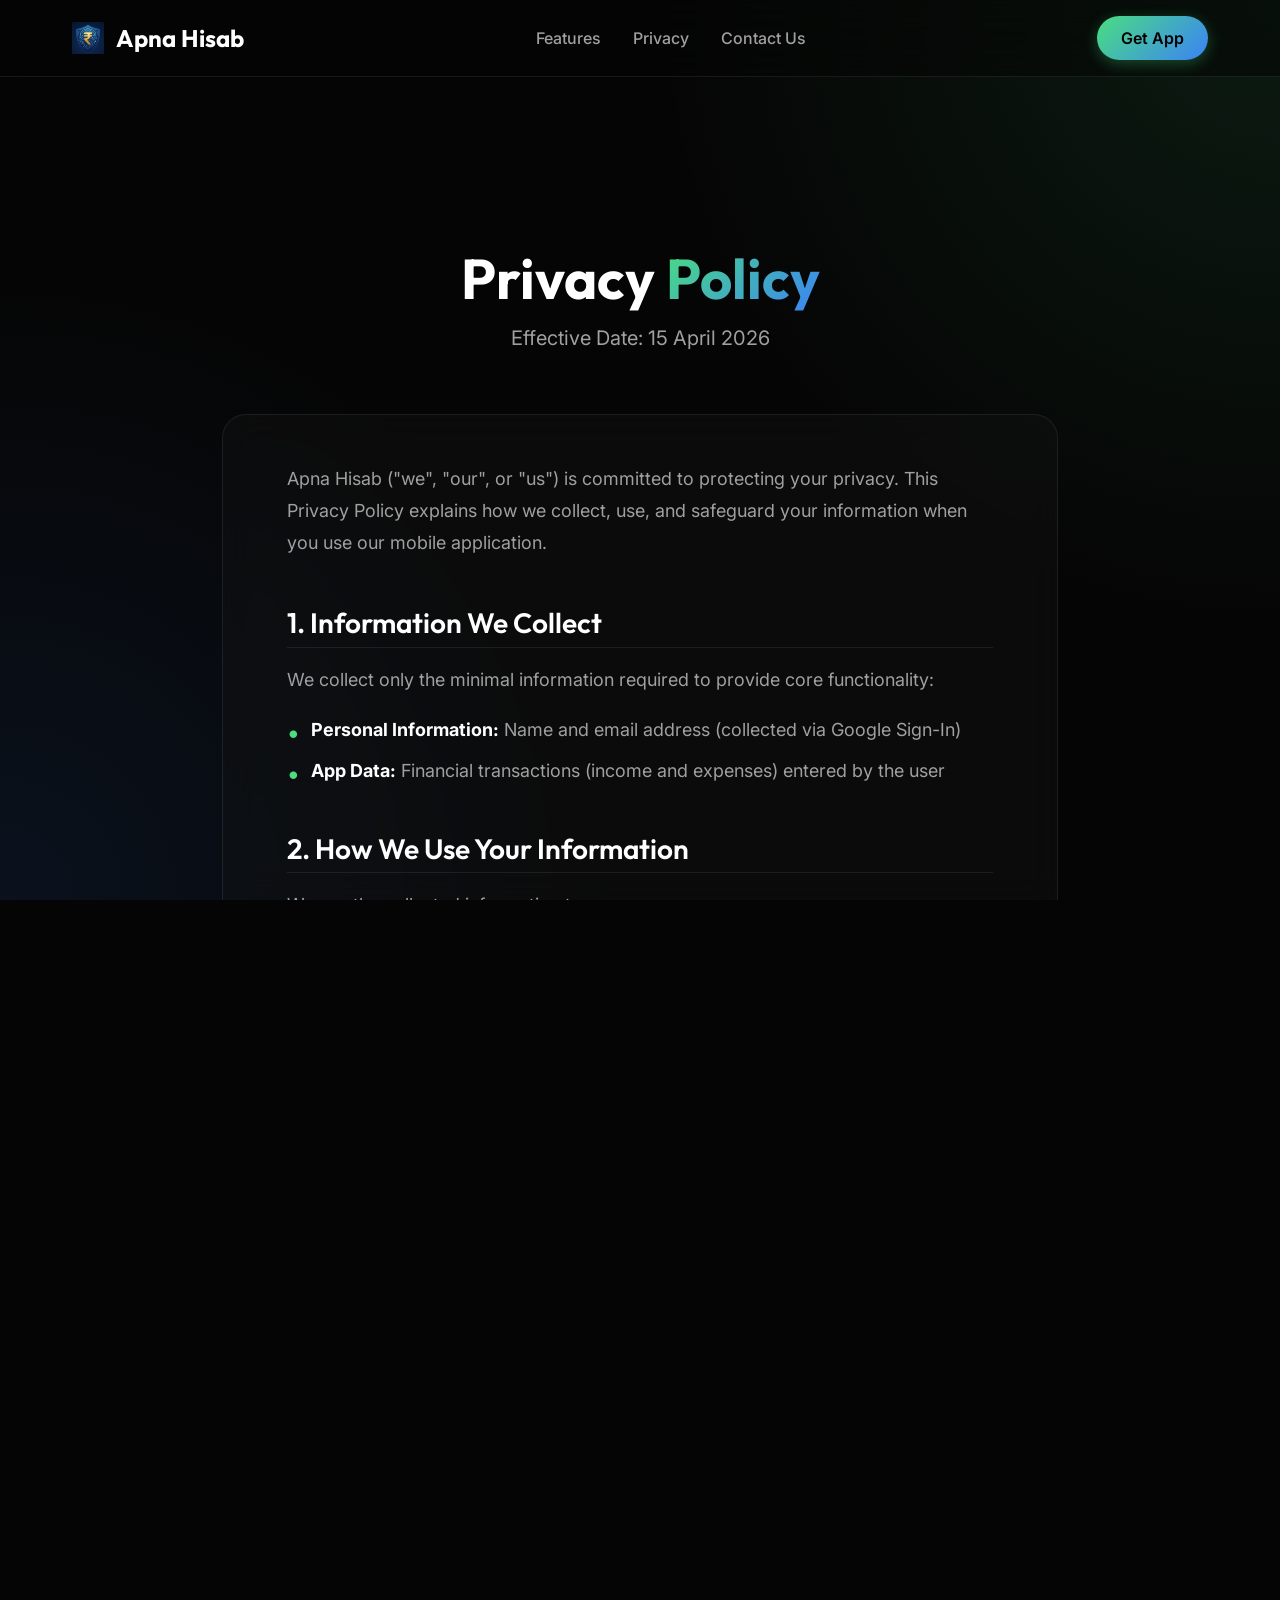
<file: privacy-policy.html>
<!DOCTYPE html>
<html lang="en" class="dark">
<head>
    <meta charset="UTF-8">
    <meta name="viewport" content="width=device-width, initial-scale=1.0">
    <title>Privacy Policy | Apna Hisab</title>
    
    <!-- Google Fonts -->
    <link rel="preconnect" href="https://fonts.googleapis.com">
    <link rel="preconnect" href="https://fonts.gstatic.com" crossorigin>
    <link href="https://fonts.googleapis.com/css2?family=Outfit:wght@300;400;500;600;700;800&family=Inter:wght@400;500;600&display=swap" rel="stylesheet">
    
    <!-- Material Symbols -->
    <link rel="stylesheet" href="https://fonts.googleapis.com/css2?family=Material+Symbols+Rounded:opsz,wght,FILL,GRAD@24,400,0,0" />
    
    <link rel="stylesheet" href="style.css">
    <style>
        /* Specific overrides for privacy policy reading experience */
        .policy-container {
            max-width: 900px;
            margin: 0 auto;
            text-align: left;
        }
        .policy-content h2 {
            margin-top: 3rem;
            margin-bottom: 1rem;
            color: #fff;
            font-size: 1.75rem;
            font-family: 'Outfit', sans-serif;
            font-weight: 600;
            border-bottom: 1px solid var(--border-glass);
            padding-bottom: 0.5rem;
        }
        .policy-content p {
            margin-bottom: 1.25rem;
            color: var(--text-secondary);
            line-height: 1.8;
            font-size: 1.125rem;
        }
        .policy-content ul {
            list-style: none;
            margin-bottom: 2rem;
        }
        .policy-content li {
            position: relative;
            padding-left: 1.5rem;
            margin-bottom: 0.75rem;
            color: var(--text-secondary);
            line-height: 1.6;
            font-size: 1.125rem;
        }
        .policy-content li::before {
            content: '•';
            color: var(--accent-1);
            position: absolute;
            left: 0;
            top: 0;
            font-size: 1.5rem;
            line-height: 1.4;
        }
        .policy-content a {
            color: var(--accent-2);
            text-decoration: none;
            transition: color 0.2s;
        }
        .policy-content a:hover {
            color: var(--accent-1);
        }
        .policy-content strong {
            color: #fff;
        }
        
        /* Subtle static background for pages without 3D canvas */
        body {
            background: radial-gradient(circle at top right, rgba(74, 222, 128, 0.1), transparent 40%),
                        radial-gradient(circle at bottom left, rgba(59, 130, 246, 0.1), transparent 40%),
                        var(--bg-base);
        }
    </style>
</head>
<body>

    <!-- Navigation -->
    <nav class="glass-nav">
        <div class="nav-container max-w">
            <a href="index.html" class="logo">
                <img src="assets/logo-icon.png" alt="Apna Hisab Logo" class="logo-img" style="width: 32px; height: 32px; object-fit: contain;">
                <span>Apna Hisab</span>
            </a>
            <div class="nav-links">
                <a href="index.html#features">Features</a>
                <a href="index.html#privacy">Privacy</a>
                <a href="index.html#contact">Contact Us</a>
            </div>
            <a href="https://play.google.com/store/apps/details?id=com.kadyantechnologies.apnahisab&pcampaignid=web_share" class="btn-primary" target="_blank">Get App</a>
        </div>
    </nav>

    <!-- Main Content Container -->
    <main class="content-wrapper" style="padding-top: 120px;">
        <section class="section-padding">
            <div class="max-w policy-container">
                <div class="section-header center">
                    <h1 class="title" style="font-size: 3.5rem; margin-bottom: 1rem;">Privacy <span class="gradient-text">Policy</span></h1>
                    <p>Effective Date: 15 April 2026</p>
                </div>
                
                <div class="glass-card policy-content" style="padding: 3rem 4rem; margin-top: 2rem;">
                    <p>Apna Hisab ("we", "our", or "us") is committed to protecting your privacy. This Privacy Policy explains how we collect, use, and safeguard your information when you use our mobile application.</p>
                    
                    <h2>1. Information We Collect</h2>
                    <p>We collect only the minimal information required to provide core functionality:</p>
                    <ul>
                        <li><strong>Personal Information:</strong> Name and email address (collected via Google Sign-In)</li>
                        <li><strong>App Data:</strong> Financial transactions (income and expenses) entered by the user</li>
                    </ul>

                    <h2>2. How We Use Your Information</h2>
                    <p>We use the collected information to:</p>
                    <ul>
                        <li>Authenticate users securely</li>
                        <li>Provide personalized features such as profile, referral, and premium access</li>
                        <li>Improve the functionality and user experience of the app</li>
                    </ul>

                    <h2>3. Data Storage</h2>
                    <ul>
                        <li>All financial transaction data is stored locally on your device and is not uploaded to our servers.</li>
                        <li>Basic user information (name and email) is securely stored using Firebase services.</li>
                    </ul>

                    <h2>4. Data Sharing</h2>
                    <p>We do not sell, trade, or share your personal information with third parties.</p>

                    <h2>5. Third-Party Services</h2>
                    <p>We use the following third-party services:</p>
                    <ul>
                        <li>Firebase Authentication (for secure login)</li>
                        <li>Firebase Firestore (for storing basic user information)</li>
                    </ul>
                    <p>These services may collect and process data according to their own privacy policies.</p>

                    <h2>6. Data Security</h2>
                    <p>We take appropriate security measures to protect your data using industry-standard practices provided by Firebase.</p>

                    <h2>7. Children's Privacy</h2>
                    <p>Apna Hisab is not intended for use by children under the age of 13.</p>

                    <h2>8. Future Features</h2>
                    <p>Some features such as SMS-based expense tracking are currently under development and may be introduced in future updates. Appropriate permissions and disclosures will be provided before enabling such features.</p>

                    <h2>9. Changes to This Policy</h2>
                    <p>We may update this Privacy Policy from time to time. Any changes will be reflected within the app and on this page.</p>

                    <h2>10. Contact Us</h2>
                    <p>If you have any questions or concerns regarding this Privacy Policy, you can contact us at:</p>
                    <p><a href="mailto:saurabhdev@kadyantechnologies.com">saurabhdev@kadyantechnologies.com</a></p>

                    <hr style="border-color: rgba(255,255,255,0.1); margin: 3rem 0;">
                    
                    <p style="text-align: center; font-style: italic; font-size: 1rem;">By using Apna Hisab, you agree to this Privacy Policy.</p>
                </div>
            </div>
        </section>
    </main>

    <!-- Footer -->
    <footer class="glass-footer">
        <div class="max-w footer-content">
            <div class="brand">
                <div class="logo">
                    <img src="assets/logo-icon.png" alt="Apna Hisab Logo" class="logo-img small" style="width: 24px; height: 24px; object-fit: contain;">
                    <span>Apna Hisab</span>
                </div>
                <p>Premium. Private. Personal.</p>
            </div>
            <div class="links">
                <a href="privacy-policy.html">Privacy Policy</a>
            </div>
        </div>
        <div class="footer-bottom">
            <p>&copy; 2026 Kadyan Technologies. All rights reserved.</p>
        </div>
    </footer>

</body>
</html>
</file>
<file: style.css>
/* Base Variables & Reset */
:root {
    /* Colors */
    --bg-base: #050505;
    --bg-glass: rgba(20, 20, 20, 0.4);
    --bg-glass-hover: rgba(40, 40, 40, 0.6);
    --border-glass: rgba(255, 255, 255, 0.08);
    --text-primary: #ffffff;
    --text-secondary: #a0a0a0;
    --accent-1: #4ade80; /* Green */
    --accent-2: #3b82f6; /* Blue */
    --accent-gradient: linear-gradient(135deg, var(--accent-1), var(--accent-2));
    
    /* Typography */
    --font-heading: 'Outfit', sans-serif;
    --font-body: 'Inter', sans-serif;
}

* {
    margin: 0;
    padding: 0;
    box-sizing: border-box;
}

html, body {
    width: 100%;
    height: 100%;
    overflow-x: hidden;
    background-color: var(--bg-base);
    color: var(--text-primary);
    font-family: var(--font-body);
    scroll-behavior: smooth;
    scroll-padding-top: 100px; /* For fixed header offset */
}

/* Typography Utility */
h1, h2, h3, h4 {
    font-family: var(--font-heading);
    font-weight: 700;
    line-height: 1.1;
}

.gradient-text {
    background: var(--accent-gradient);
    -webkit-background-clip: text;
    -webkit-text-fill-color: transparent;
    background-clip: text;
}

.text-green { color: var(--accent-1); }

/* Layout & Containers */
.max-w {
    max-width: 1200px;
    margin: 0 auto;
    padding: 0 2rem;
}

.grid-2 {
    display: grid;
    grid-template-columns: 1fr 1fr;
    gap: 4rem;
}

.align-center {
    align-items: center;
}

.section-padding {
    padding: 8rem 0;
    position: relative;
    z-index: 10;
}

/* 3D Canvas */
#bg-canvas {
    position: fixed;
    top: 0;
    left: 0;
    width: 100vw;
    height: 100vh;
    z-index: 0; /* Behind everything */
    pointer-events: none; /* Let clicks pass through */
}

/* Glassmorphism Utilities */
.glass-card {
    background: var(--bg-glass);
    backdrop-filter: blur(16px);
    -webkit-backdrop-filter: blur(16px);
    border: 1px solid var(--border-glass);
    border-radius: 24px;
    padding: 2rem;
    transition: transform 0.3s ease, background 0.3s ease;
}

.glass-card:hover {
    background: var(--bg-glass-hover);
    transform: translateY(-5px);
}

/* Navigation */
.glass-nav {
    position: fixed;
    top: 0;
    width: 100%;
    z-index: 100;
    background: rgba(5, 5, 5, 0.5);
    backdrop-filter: blur(20px);
    -webkit-backdrop-filter: blur(20px);
    border-bottom: 1px solid var(--border-glass);
    padding: 1rem 0;
}

.nav-container {
    display: flex;
    justify-content: space-between;
    align-items: center;
}

.logo {
    display: flex;
    align-items: center;
    gap: 0.75rem;
    text-decoration: none;
    color: white;
    font-family: var(--font-heading);
    font-weight: 700;
    font-size: 1.5rem;
}

.logo-icon {
    width: 32px;
    height: 32px;
    background: var(--accent-gradient);
    border-radius: 8px;
    box-shadow: 0 0 20px rgba(74, 222, 128, 0.4);
}

.logo-icon.small {
    width: 24px;
    height: 24px;
}

.nav-links {
    display: flex;
    gap: 2rem;
}

.nav-links a {
    text-decoration: none;
    color: var(--text-secondary);
    font-weight: 500;
    transition: color 0.2s;
}

.nav-links a:hover {
    color: white;
}

/* Buttons */
.btn-primary, .btn-secondary {
    display: inline-flex;
    align-items: center;
    justify-content: center;
    padding: 0.75rem 1.5rem;
    border-radius: 100px;
    font-weight: 600;
    text-decoration: none;
    transition: all 0.3s ease;
    border: none;
    cursor: pointer;
    gap: 0.5rem;
}

.btn-primary {
    background: var(--accent-gradient);
    color: #000;
    box-shadow: 0 4px 15px rgba(74, 222, 128, 0.3);
}

.btn-primary:hover {
    box-shadow: 0 6px 20px rgba(74, 222, 128, 0.5);
    transform: translateY(-2px);
}

.btn-secondary {
    background: rgba(255, 255, 255, 0.1);
    color: white;
    border: 1px solid var(--border-glass);
}

.btn-secondary:hover {
    background: rgba(255, 255, 255, 0.15);
}

.large {
    padding: 1rem 2rem;
    font-size: 1.125rem;
}

/* Main Content wrapper to ensure it sits above canvas */
.content-wrapper {
    position: relative;
    z-index: 10;
}

/* Hero Section */
.hero-section {
    min-height: 100vh;
    display: flex;
    align-items: center;
    padding-top: 120px;
}

.pill-badge {
    display: inline-flex;
    align-items: center;
    gap: 0.5rem;
    padding: 0.5rem 1rem;
    border-radius: 100px;
    font-size: 0.875rem;
    color: var(--accent-1);
    margin-bottom: 2rem;
    border: 1px solid rgba(74, 222, 128, 0.3);
    background: rgba(74, 222, 128, 0.05);
}

.hero-text .title {
    font-size: 4.5rem;
    margin-bottom: 1.5rem;
}

.hero-text .subtitle {
    font-size: 1.25rem;
    color: var(--text-secondary);
    margin-bottom: 2.5rem;
    line-height: 1.6;
    max-width: 90%;
}

.hero-buttons {
    display: flex;
    gap: 1rem;
}

/* Mockup UI */
.glass-phone-mockup {
    background: linear-gradient(180deg, rgba(30, 30, 30, 0.6) 0%, rgba(10, 10, 10, 0.6) 100%);
    backdrop-filter: blur(20px);
    border: 1px solid rgba(255, 255, 255, 0.1);
    border-radius: 40px;
    padding: 2rem;
    height: 600px;
    width: 300px;
    margin: 0 auto;
    position: relative;
    box-shadow: 0 30px 60px rgba(0, 0, 0, 0.5), inset 0 0 0 4px rgba(255, 255, 255, 0.05);
    overflow: hidden;
}

.mockup-header {
    margin-top: 2rem;
    text-align: center;
}

.mockup-balance {
    font-size: 2.5rem;
    font-family: var(--font-heading);
    font-weight: 700;
    color: white;
}

.mockup-label {
    color: var(--text-secondary);
    font-size: 0.875rem;
}

.mockup-chart {
    height: 150px;
    margin: 2rem 0;
    border-radius: 16px;
    background: linear-gradient(to top, rgba(74, 222, 128, 0.2), transparent);
    position: relative;
}

.mockup-chart::after {
    content: '';
    position: absolute;
    top: 50%;
    left: 0;
    right: 0;
    height: 2px;
    background: var(--accent-1);
    box-shadow: 0 0 10px var(--accent-1);
    transform: rotate(-10deg);
}

.mockup-list {
    display: flex;
    flex-direction: column;
    gap: 1rem;
}

.mockup-item {
    height: 60px;
    background: rgba(255, 255, 255, 0.05);
    border-radius: 12px;
}

/* Features Section */
.section-header {
    margin-bottom: 4rem;
}

.section-header.center {
    text-align: center;
}

.section-header h2 {
    font-size: 3rem;
    margin-bottom: 1rem;
}

.section-header p {
    color: var(--text-secondary);
    font-size: 1.25rem;
}

.features-grid {
    display: grid;
    grid-template-columns: repeat(auto-fit, minmax(250px, 1fr));
    gap: 2rem;
}

.icon-wrapper {
    width: 50px;
    height: 50px;
    border-radius: 12px;
    display: flex;
    align-items: center;
    justify-content: center;
    margin-bottom: 1.5rem;
}

.gradient-bg {
    background: rgba(74, 222, 128, 0.1);
    color: var(--accent-1);
    border: 1px solid rgba(74, 222, 128, 0.2);
}

.feature-card h3 {
    font-size: 1.5rem;
    margin-bottom: 1rem;
}

.feature-card p {
    color: var(--text-secondary);
    line-height: 1.6;
}

/* Privacy Section */
.glass-shield {
    width: 300px;
    height: 300px;
    margin: 0 auto;
    position: relative;
    display: flex;
    align-items: center;
    justify-content: center;
    background: rgba(59, 130, 246, 0.05);
    border-radius: 50%;
}

.shield-icon {
    font-size: 80px;
    color: var(--accent-2);
    z-index: 2;
    text-shadow: 0 0 30px rgba(59, 130, 246, 0.6);
}

.orbit {
    position: absolute;
    border-radius: 50%;
    border: 1px dashed rgba(59, 130, 246, 0.3);
    animation: rotate 20s linear infinite;
}

.orbit-1 { width: 100%; height: 100%; }
.orbit-2 { width: 140%; height: 140%; animation-direction: reverse; border-color: rgba(74, 222, 128, 0.2); }

@keyframes rotate {
    0% { transform: rotate(0deg); }
    100% { transform: rotate(360deg); }
}

.privacy-text h2 {
    font-size: 3rem;
    margin-bottom: 1.5rem;
}

.privacy-text p {
    color: var(--text-secondary);
    font-size: 1.125rem;
    margin-bottom: 2rem;
}

.check-list {
    list-style: none;
}

.check-list li {
    display: flex;
    align-items: center;
    gap: 1rem;
    margin-bottom: 1rem;
    font-size: 1.125rem;
}

/* Download Section */
.cta-box {
    text-align: center;
    padding: 5rem 2rem;
    background: linear-gradient(180deg, rgba(20, 20, 20, 0.6), rgba(5, 5, 5, 0.6));
    border: 1px solid rgba(74, 222, 128, 0.3);
}

.cta-box h2 {
    font-size: 3.5rem;
    margin-bottom: 1rem;
}

.cta-box p {
    color: var(--text-secondary);
    font-size: 1.25rem;
    margin-bottom: 3rem;
}

.download-buttons {
    display: flex;
    justify-content: center;
}

/* Footer */
.glass-footer {
    border-top: 1px solid var(--border-glass);
    padding: 4rem 0 2rem;
    background: rgba(0, 0, 0, 0.5);
    backdrop-filter: blur(10px);
    position: relative;
    z-index: 10;
}

.footer-content {
    display: flex;
    justify-content: space-between;
    margin-bottom: 3rem;
}

.footer-content .brand p {
    color: var(--text-secondary);
    margin-top: 1rem;
}

.footer-content .links {
    display: flex;
    gap: 2rem;
}

.footer-content .links a {
    color: var(--text-secondary);
    text-decoration: none;
}

.footer-content .links a:hover {
    color: white;
}

.footer-bottom {
    text-align: center;
    color: var(--text-secondary);
    font-size: 0.875rem;
    border-top: 1px solid var(--border-glass);
    padding-top: 2rem;
}

/* Responsive */
@media (max-width: 900px) {
    .grid-2 { grid-template-columns: 1fr; gap: 3rem; }
    .hero-text .title { font-size: 3.5rem; }
    .nav-links { display: none; } /* Simplified for mobile */
}

@media (max-width: 600px) {
    .hero-text .title { font-size: 2.5rem; }
    .hero-buttons { flex-direction: column; }
    .section-padding { padding: 4rem 0; }
}
</file>
